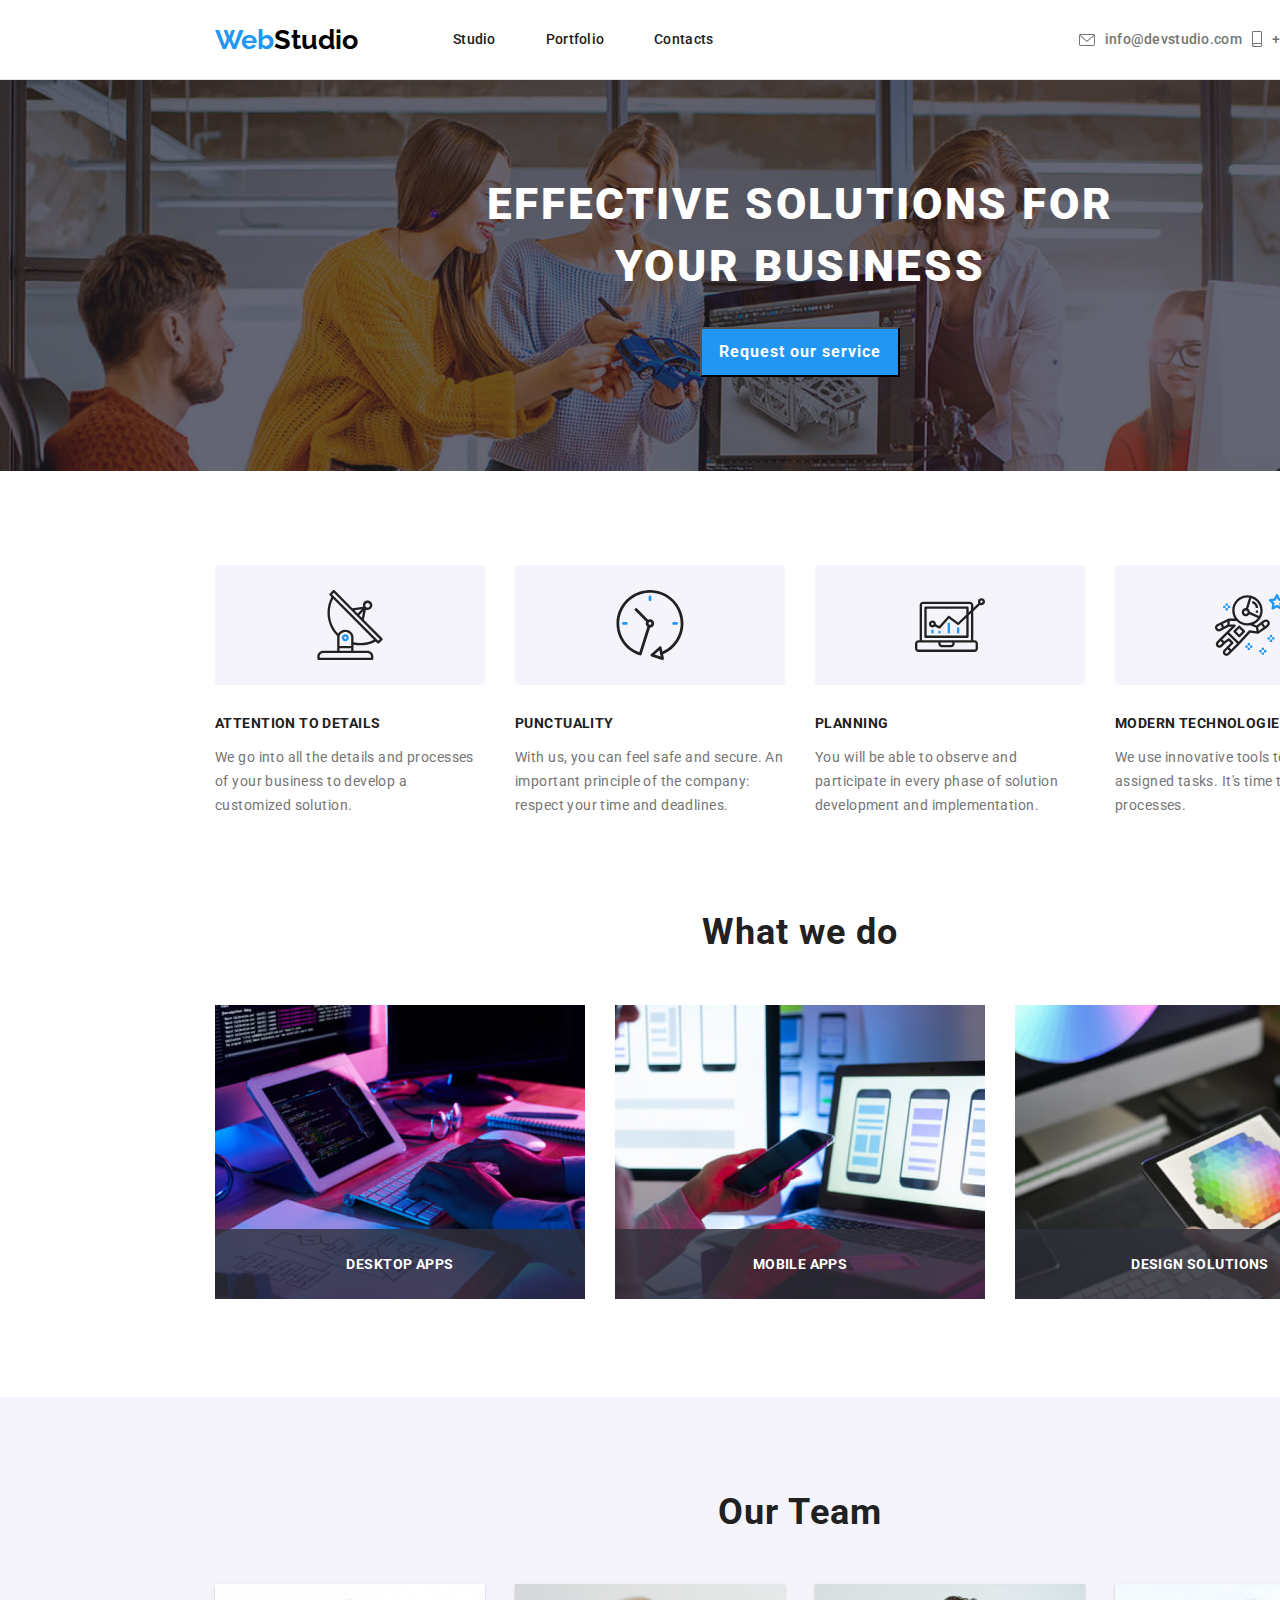
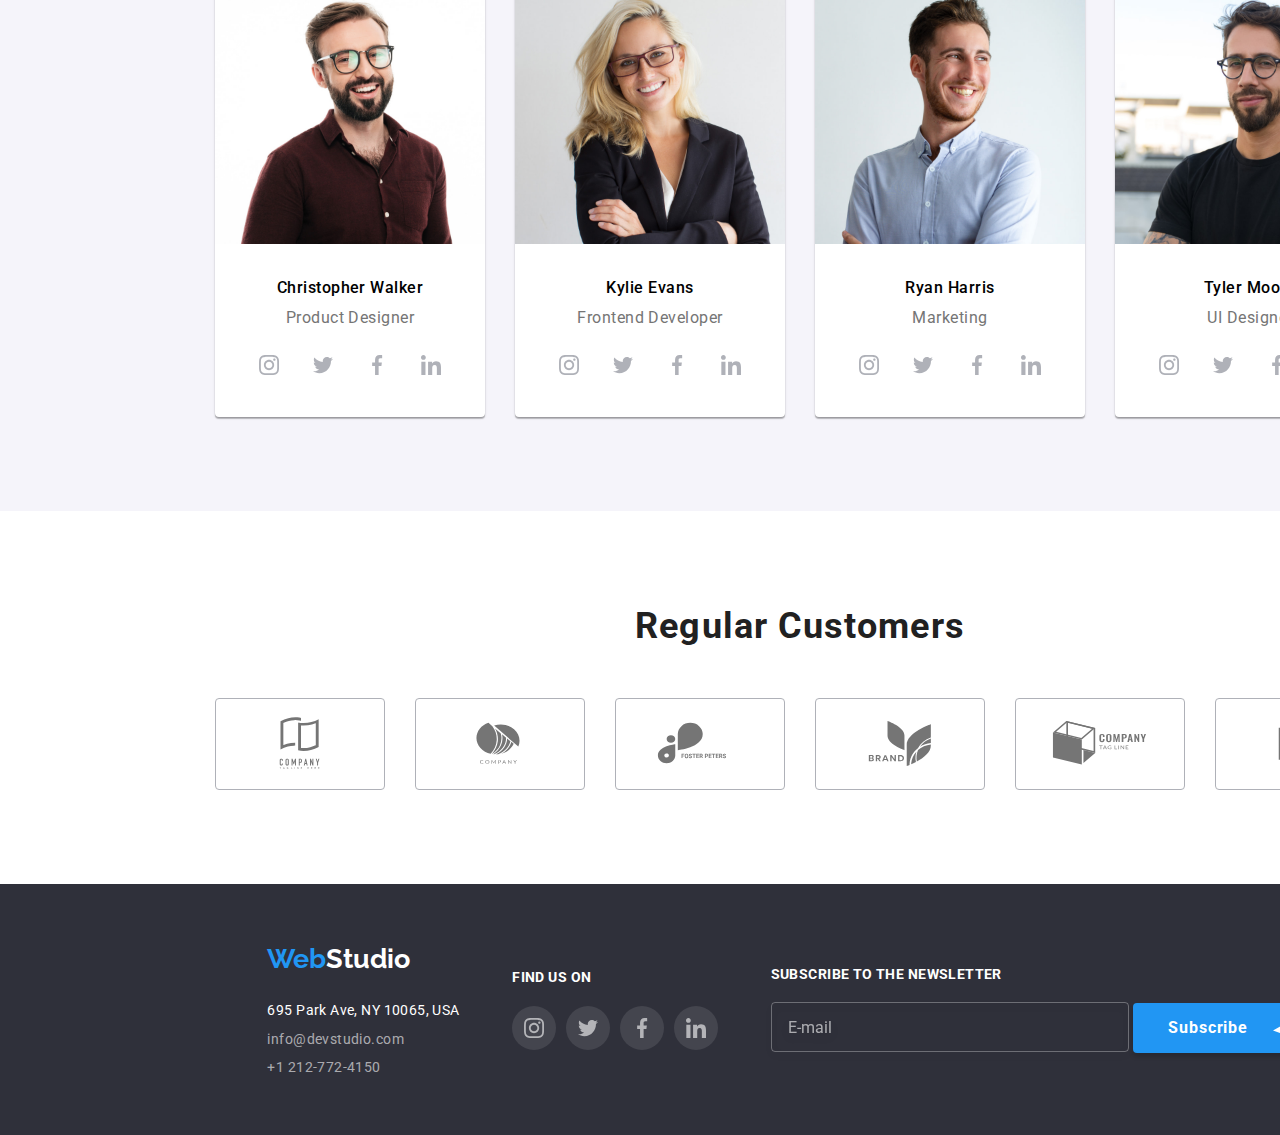
<file: index.html>
<!DOCTYPE html>
<html lang="en">
  <head>
    <!-- META | Folosite de browser si motoarele de cautare -->
    <meta charset="UTF-8" />
    <meta http-equiv="X-UA-Compatible" content="IE=edge" />
    <meta name="viewport" content="width=device-width, initial-scale=1.0" />
    <!-- Mai întâi normalizarea -->
    <link
      rel="stylesheet"
      href="https://cdnjs.cloudflare.com/ajax/libs/modern-normalize/1.0.0/modern-normalize.min.css"
    />
    <!-- Apoi stilurile -->
    <link rel="stylesheet" href="./css/main.min.css" />
    <!-- TITLE | Acest text o sa aparata in bara de sus a browserului (TAB) -->
    <title>Web Studio Homework Project</title>
  </head>
  <!-- BODY | este partea pe care o vedem noi intr-o pagina web -->
  <body>
    <!-- HEADER | Partea de sus a unui site -->
    <header class="section global-header">
      <div class="container container-header">
        <div class="logo">
          <a href="index.html" class="logo__link"><span class="logo__web">Web</span>Studio</a>
        </div>
        <div class="container-menu">
          <button
            type="button"
            class="menu-button js-open-menu"
            aria-expanded="false"
            aria-controls="mobile-menu"
          >
            <svg class="menu__icon">
              <use href="./images/symbol-defs.svg#icon-open-menu"></use>
            </svg>
          </button>
        </div>
        <div class="container-nav">
          <nav class="filter">
            <!-- Sectiunea nav, contine doar link-urile pentru navigatie -->
            <!-- Vom adauga valoare pentru href atunci cand avem create si restul paginilor  -->
            <!-- Link spre pagina acasa -->
            <a href="./index.html" class="filter__link">Studio</a>
            <a href="portfolio.html" class="filter__link">Portfolio</a>
            <a href="Contacts" class="filter__link">Contacts</a>
          </nav>
          <ul class="contact">
            <li>
              <a href="info@devstudio.com" class="contact__mail"
                ><svg><use href="./images/symbol-defs.svg#icon-mail"></use></svg>info@devstudio.com
              </a>
            </li>
            <li>
              <a href="tel:+12127724150" class="contact__phone"
                ><svg><use href="./images/symbol-defs.svg#icon-smartphone"></use></svg>+1
                212-772-4150</a
              >
            </li>
          </ul>
        </div>
      </div>
    </header>
    <!-- MAIN SECTION | Partea principala a site-ului nostru-->
    <main>
      <!-- FIRST SECTION | Contine titlul -->
      <section class="section first-section">
        <div class="container">
          <h1>
            EFFECTIVE SOLUTIONS FOR <br />
            YOUR BUSINESS
          </h1>
          <button type="button" data-modal-open class="request-button">Request our service</button>
        </div>
      </section>
      <!-- SECOND SECTION | Contine cele mai importante calitati regasite in cadrul studioului -->
      <section class="section second-section">
        <div class="container second-section-flex">
          <div>
            <div class="advantage">
              <svg width="70px" height="70px">
                <use href="./images/symbol-defs.svg#icon-antenna"></use>
              </svg>
            </div>
            <p class="advantage__title">ATTENTION TO DETAILS</p>
            <span class="advantage__description">
              We go into all the details and processes of your business to develop a customized
              solution.
            </span>
          </div>
          <div>
            <div class="advantage">
              <svg width="70px" height="70px">
                <use href="./images/symbol-defs.svg#icon-clock"></use>
              </svg>
            </div>
            <p class="advantage__title">PUNCTUALITY</p>
            <span class="advantage__description">
              With us, you can feel safe and secure. An important principle of the company: respect
              your time and deadlines.
            </span>
          </div>
          <div>
            <div class="advantage">
              <svg width="70px" height="70px">
                <use href="./images/symbol-defs.svg#icon-diagram"></use>
              </svg>
            </div>
            <p class="advantage__title">PLANNING</p>
            <span class="advantage__description">
              You will be able to observe and participate in every phase of solution development and
              implementation.
            </span>
          </div>
          <div>
            <div class="advantage">
              <svg width="70px" height="70px">
                <use href="./images/symbol-defs.svg#icon-astronaut"></use>
              </svg>
            </div>
            <p class="advantage__title">MODERN TECHNOLOGIES</p>
            <span class="advantage__description">
              We use innovative tools to solve assigned tasks. It's time to simplify work processes.
            </span>
          </div>
        </div>
      </section>
      <!-- THIRD SECTION | Cu ce se ocupa studioul -->
      <section class="section third-section">
        <div class="container">
          <h2>What we do</h2>
          <div class="third-section-flex">
            <div class="thumb">
              <picture>
                <!-- Desktop -->
                <source
                  media="(min-width:1200px)"
                  srcset="images\resized\laptop-img-d.jpg, images\resized\laptop-img-d@2x.jpg 2x"
                />
                <img src="images\resized\laptop-img-d.jpg" alt="Laptop apps" style="width: auto" />
              </picture>
              <p class="thumb__label">DESKTOP APPS</p>
            </div>
            <div class="thumb">
              <picture>
                <!-- Desktop -->
                <source
                  media="(min-width:1200px)"
                  srcset="images\resized\mobile-img-d.jpg, images\resized\mobile-img-d@2x.jpg 2x"
                />
                <img src="images\resized\mobile-img-d.jpg" alt="Mobile apps" style="width: auto" />
              </picture>
              <p class="thumb__label">Mobile APPS</p>
            </div>
            <div class="thumb">
              <picture>
                <!-- Desktop -->
                <source
                  media="(min-width:1200px)"
                  srcset="images\resized\tablet-img-t.jpg, images\resized\tablet-img-t@2x.jpg 2x"
                />
                <img src="images\resized\tablet-img-t.jpg" alt="Tablet apps" style="width: auto" />
              </picture>
              <p class="thumb__label">DESIGN SOLUTIONS</p>
            </div>
          </div>
        </div>
      </section>
      <!-- FOURTH SECTION | Echipa -->
      <section class="section fourth-section">
        <div class="container fourth-section-flex">
          <h2>Our Team</h2>
          <ul class="ourteam">
            <li class="ourteam__list">
              <picture>
                <!-- Desktop -->
                <source
                  media="(min-width:1200px)"
                  srcset="
                    images\resized\Christopher-img-d.jpg,
                    images\resized\Christopher-img-d@2x.jpg 2x
                  "
                />
                <!-- Tablete -->
                <source
                  media="(min-width:768px)"
                  srcset="
                    images\resized\Christopher-img-t.jpg,
                    images\resized\Christopher-img-t@2x.jpg 2x
                  "
                />
                <!-- Mobile -->
                <source
                  media="(min-width:0px)"
                  srcset="
                    images\resized\Christopher-img-m.jpg,
                    images\resized\Christopher-img-m@2x.jpg 2x
                  "
                />
                <img src="./images/resized/Christopher-img-m.jpg" alt="Christopher Walker foto" />
              </picture>
              <div class="ourteam__info">
                <p class="ourteam__name">Christopher Walker</p>
                <em class="ourteam__job">Product Designer</em>
                <div class="ourteam__icons">
                  <a href="https://instagram.com" class="icons" aria-label="Instagram">
                    <svg>
                      <use href="./images/symbol-defs.svg#icon-instagram"></use>
                    </svg>
                  </a>
                  <a href="https://twitter.com" class="icons" aria-label="Twitter">
                    <svg>
                      <use href="./images/symbol-defs.svg#icon-twitter"></use>
                    </svg>
                  </a>
                  <a href="https://facebook.com" class="icons" aria-label="Facebook">
                    <svg>
                      <use href="./images/symbol-defs.svg#icon-facebook"></use>
                    </svg>
                  </a>
                  <a href="https://linkedin.com" class="icons" aria-label="LinkedIn">
                    <svg>
                      <use href="./images/symbol-defs.svg#icon-linkedin"></use>
                    </svg>
                  </a>
                </div>
              </div>
            </li>
            <li class="ourteam__list">
              <picture>
                <!-- Desktop -->
                <source
                  media="(min-width:1200px)"
                  srcset="images\resized\team2-img-d.jpg, images\resized\team2-img-d@2x.jpg 2x"
                />
                <!-- Tablete -->
                <source
                  media="(min-width:768px)"
                  srcset="images\resized\team2-img-t.jpg, images\resized\team2-img-t@2x.jpg 2x"
                />
                <!-- Mobile -->
                <source
                  media="(min-width:0x)"
                  srcset="images\resized\team2-img-m.jpg, images\resized\team2-img-m@2x.jpg 2x"
                />
                <img src="./images/resized/team2-img-m.jpg" alt="Kylie Evans foto" />
              </picture>
              <div class="ourteam__info">
                <p class="ourteam__name">Kylie Evans</p>
                <em class="ourteam__job">Frontend Developer</em>
                <div class="ourteam__icons">
                  <a href="https://instagram.com" class="icons" aria-label="Instagram">
                    <svg>
                      <use href="./images/symbol-defs.svg#icon-instagram"></use>
                    </svg>
                  </a>
                  <a href="https://twitter.com" class="icons" aria-label="Twitter">
                    <svg>
                      <use href="./images/symbol-defs.svg#icon-twitter"></use>
                    </svg>
                  </a>
                  <a href="https://facebook.com" class="icons" aria-label="Facebook">
                    <svg>
                      <use href="./images/symbol-defs.svg#icon-facebook"></use>
                    </svg>
                  </a>
                  <a href="https://linkedin.com" class="icons" aria-label="LinkedIn">
                    <svg>
                      <use href="./images/symbol-defs.svg#icon-linkedin"></use>
                    </svg>
                  </a>
                </div>
              </div>
            </li>
            <li class="ourteam__list">
              <picture>
                <!-- Desktop -->
                <source
                  media="(min-width:1200px)"
                  srcset="images\resized\team3-img-d.jpg, images\resized\team3-img-d@2x.jpg 2x"
                />
                <!-- Tablete -->
                <source
                  media="(min-width:768px)"
                  srcset="images\resized\team3-img-t.jpg, images\resized\team3-img-t@2x.jpg 2x"
                />
                <!-- Mobile -->
                <source
                  media="(min-width:0px)"
                  srcset="images\resized\team3-img-m.jpg, images\resized\team3-img-m@2x.jpg 2x"
                />
                <img src="./images/resized/team3-img-m.jpg" alt="Ryan Harris foto" />
              </picture>
              <div class="ourteam__info">
                <p class="ourteam__name">Ryan Harris</p>
                <em class="ourteam__job">Marketing</em>
                <div class="ourteam__icons">
                  <a href="https://instagram.com" class="icons" aria-label="Instagram">
                    <svg>
                      <use href="./images/symbol-defs.svg#icon-instagram"></use>
                    </svg>
                  </a>
                  <a href="https://twitter.com" class="icons" aria-label="Twitter">
                    <svg>
                      <use href="./images/symbol-defs.svg#icon-twitter"></use>
                    </svg>
                  </a>
                  <a href="https://facebook.com" class="icons" aria-label="Facebook">
                    <svg>
                      <use href="./images/symbol-defs.svg#icon-facebook"></use>
                    </svg>
                  </a>
                  <a href="https://linkedin.com" class="icons" aria-label="LinkedIn">
                    <svg>
                      <use href="./images/symbol-defs.svg#icon-linkedin"></use>
                    </svg>
                  </a>
                </div>
              </div>
            </li>
            <li class="ourteam__list">
              <picture>
                <!-- Desktop -->
                <source
                  media="(min-width:1200px)"
                  srcset="images\resized\team4-img-d.jpg, images\resized\team4-img-d@2x.jpg 2x"
                />
                <!-- Tablete -->
                <source
                  media="(min-width:768px)"
                  srcset="images\resized\team4-img-t.jpg, images\resized\team4-img-t@2x.jpg 2x"
                />
                <!-- Mobile -->
                <source
                  media="(min-width:0px)"
                  srcset="images\resized\team4-img-m.jpg, images\resized\team4-img-m@2x.jpg 2x"
                />
                <img src="./images/resized/team4-img-m.jpg" alt="Tyler Moore foto" />
              </picture>
              <div class="ourteam__info">
                <p class="ourteam__name">Tyler Moore</p>
                <em class="ourteam__job">UI Designer</em>
                <div class="ourteam__icons">
                  <a href="https://instagram.com" class="icons" aria-label="Instagram">
                    <svg>
                      <use href="./images/symbol-defs.svg#icon-instagram"></use>
                    </svg>
                  </a>
                  <a href="https://twitter.com" class="icons" aria-label="Twitter">
                    <svg>
                      <use href="./images/symbol-defs.svg#icon-twitter"></use>
                    </svg>
                  </a>
                  <a href="https://facebook.com" class="icons" aria-label="Facebook">
                    <svg>
                      <use href="./images/symbol-defs.svg#icon-facebook"></use>
                    </svg>
                  </a>
                  <a href="https://linkedin.com" class="icons" aria-label="LinkedIn">
                    <svg>
                      <use href="./images/symbol-defs.svg#icon-linkedin"></use>
                    </svg>
                  </a>
                </div>
              </div>
            </li>
          </ul>
        </div>
      </section>
      <!-- FIFTH SECTION | Clienti fideli -->
      <section class="section">
        <div class="container">
          <h2>Regular Customers</h2>
          <div class="customers">
            <div class="customers__containers">
              <svg>
                <use href="./images/symbol-defs.svg#icon-Logo"></use>
              </svg>
            </div>
            <div class="customers__containers">
              <svg>
                <use href="./images/symbol-defs.svg#icon-logo1"></use>
              </svg>
            </div>
            <div class="customers__containers">
              <svg>
                <use href="./images/symbol-defs.svg#icon-logo2"></use>
              </svg>
            </div>
            <div class="customers__containers">
              <svg>
                <use href="./images/symbol-defs.svg#icon-logo3"></use>
              </svg>
            </div>
            <div class="customers__containers">
              <svg>
                <use href="./images/symbol-defs.svg#icon-logo4"></use>
              </svg>
            </div>
            <div class="customers__containers">
              <svg>
                <use href="./images/symbol-defs.svg#icon-logo5"></use>
              </svg>
            </div>
          </div>
        </div>
      </section>
    </main>
    <!-- FOOTER | Partea de jos a unui site  -->
    <footer class="section global-footer">
      <div class="container footer-flex">
        <div class="nav">
          <a class="nav__logo" href="index.html">Web<span class="nav__studio">Studio</span></a>
          <!-- ADDRESS | Adresa studioului -->
          <address class="address">
            <p class="address__street">695 Park Ave, NY 10065, USA</p>
            <!-- INFO | Informatii contact -->
            <div class="address__container">
              <a class="address__link" href="info@devstudio.com">info@devstudio.com</a>
            </div>
            <div class="address__container">
              <a class="phone-number" href="tel:+12127724150">+1 212-772-4150</a>
            </div>
          </address>
        </div>
        <div class="find">
          <p class="find__title">Find us on</p>
          <div class="find_container">
            <a class="find__icons" href="https://instagram.com" aria-label="Instagram">
              <svg>
                <use href="./images/symbol-defs.svg#icon-instagram"></use>
              </svg>
            </a>
            <a class="find__icons" href="https://twitter.com" aria-label="Twitter">
              <svg>
                <use href="./images/symbol-defs.svg#icon-twitter"></use>
              </svg>
            </a>
            <a class="find__icons" href="https://facebook.com" aria-label="Facebook">
              <svg>
                <use href="./images/symbol-defs.svg#icon-facebook"></use>
              </svg>
            </a>
            <a class="find__icons" href="https://linkedin.com" aria-label="LinkedIn">
              <svg>
                <use href="./images/symbol-defs.svg#icon-linkedin"></use>
              </svg>
            </a>
          </div>
        </div>
        <div class="subscribe">
          <form class="form">
            <label class="form__title">Subscribe to the newsletter</label>
            <input class="form__input" type="email" name="E-mail" placeholder="E-mail" required />
            <button class="form__button" type="submit">
              <span>Subscribe</span
              ><svg><use href="./images/symbol-defs.svg#icon-send-form"></use></svg>
            </button>
          </form>
        </div>
      </div>
    </footer>
    <!-- MODAL -->
    <div class="modal is-hidden" data-modal>
      <div class="frame">
        <button class="close-btn" data-modal-close>&times;</button>
        <div class="modal-content">
          <h3>Leave your information and we'll call you back</h3>
          <form name="forms" validate>
            <label class="forms__label">
              <span class="forms__title">Name</span>
              <input
                class="forms__input"
                type="name"
                name="name"
                required
                pattern="^[a-zA-Z]+\s[a-zA-Z]+$"
              />
              <svg class="forms__icon">
                <use href="./images/symbol-defs.svg#icon-name-form"></use>
              </svg>
            </label>
            <label class="forms__label">
              <span class="forms__title">Telephone</span>
              <input
                class="forms__input"
                type="tel"
                name="tel"
                pattern="[0-9]{4} [0-9]{3} [0-9]{3}"
                required
              />
              <svg class="forms__icon">
                <use href="./images/symbol-defs.svg#icon-tel-form"></use>
              </svg>
            </label>
            <label class="forms__label">
              <span class="forms__title">E-mail</span>
              <input class="forms__input" type="email" name="email" required />
              <svg class="forms__icon">
                <use href="./images/symbol-defs.svg#icon-email-form"></use>
              </svg>
            </label>
            <label class="forms__label">
              <span class="forms__title">Comments</span>
              <textarea
                class="forms__textarea"
                name="Comments"
                cols="30"
                rows="4"
                placeholder="Enter the text"
              ></textarea>
            </label>
            <label class="checkbox">
              <input class="checkbox__input" type="checkbox" name="checkbox" required />
              <i class="checkbox__icon">
                <svg>
                  <use href="./images/symbol-defs.svg#icon-check"></use>
                </svg>
              </i>
              <span class="checkbox__text">I agree with the letter and accept the</span>
              <a class="checkbox__terms" href="Terms and Conditions">Terms and Conditions</a>
            </label>
            <div class="button-container">
              <button class="send-button" type="submit">Send</button>
            </div>
          </form>
        </div>
      </div>
    </div>
    <!-- MODAL MENIU -->
    <div class="menu-container js-menu-container">
      <div class="mobile-menu">
        <button class="menu-close menu-toggle js-close-menu" data-modal-close>
          <svg class="menu__icon--close">
            <use href="./images/symbol-defs.svg#icon-close-menu"></use>
          </svg>
        </button>
        <div class="menu__nav">
          <a href="index.html" class="menu__link">Studio</a>
          <a href="portfolio.html" class="menu__link">Portfolio</a>
          <a href="" class="menu__link">Contacts</a>
        </div>
        <div class="menu__contact">
          <a href="tel:+12127724150" class="menu__link--phone">+1 212-772-4150</a>
          <a href="http://info@devstudio.com" class="menu__link--mail">info@devstudio.com</a>
          <div class="menu__social">
            <span>Instagram</span> | <span>Twitter</span> | <span>Facebook</span> |
            <span>LinkedIn</span>
          </div>
        </div>
      </div>
    </div>
    <script src="./js/modal.js" type="text/javascript"></script>
    <script src="./js/mobile-menu.js" type="text/javascript"></script>
  </body>
</html>
</file>
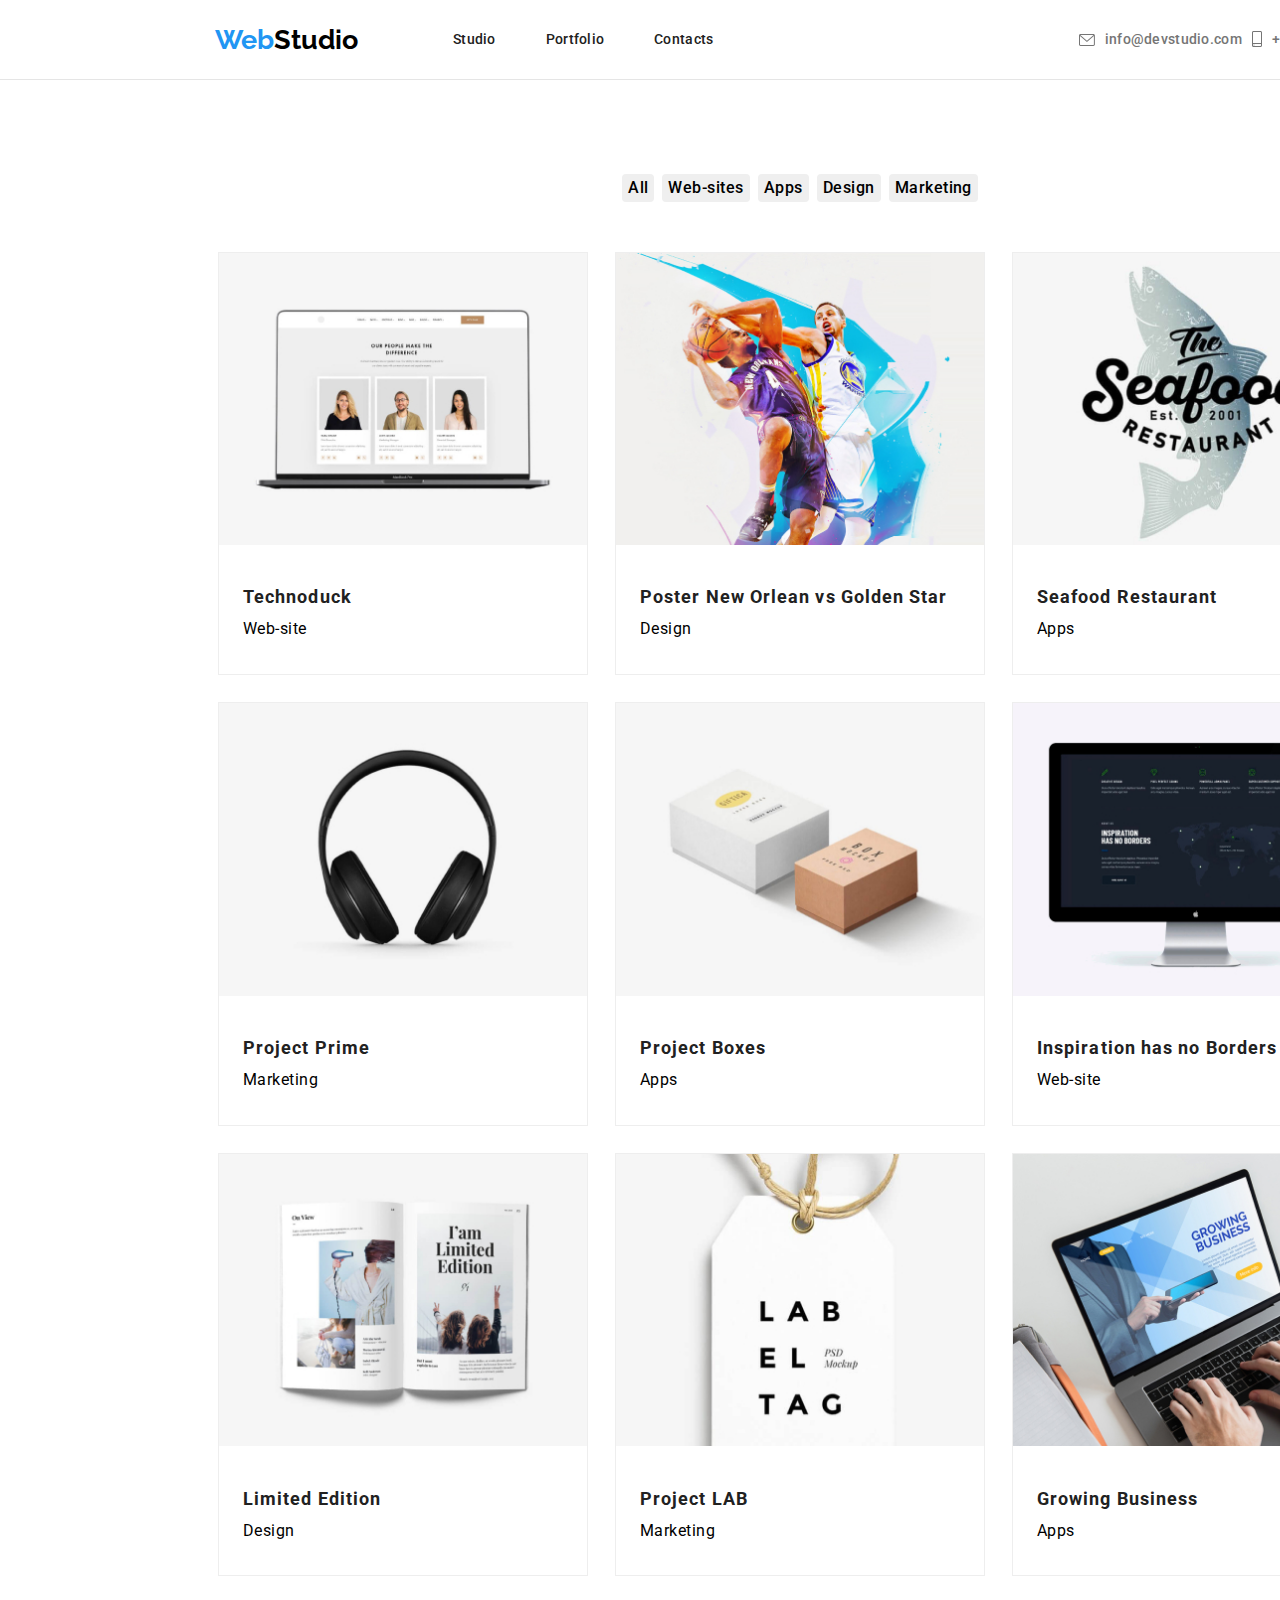
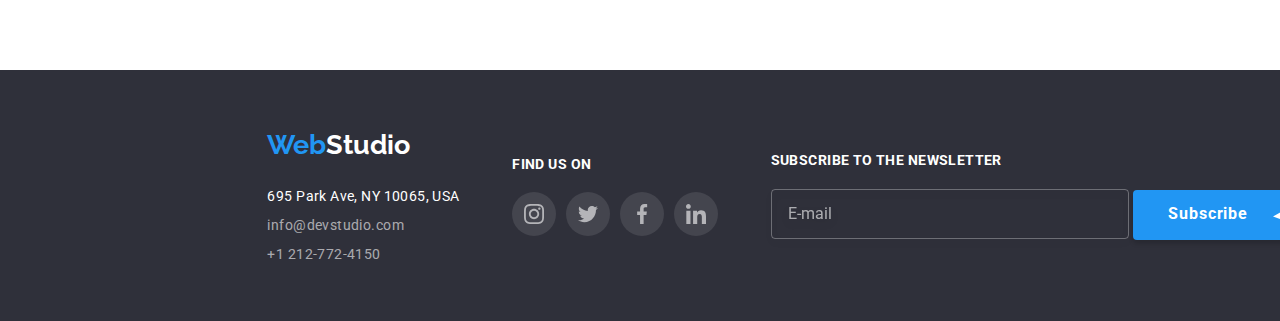
<file: portfolio.html>
<!DOCTYPE html>
<html lang="en">
  <head>
    <!-- META | Folosite de browser si motoarele de cautare -->
    <meta charset="UTF-8" />
    <meta http-equiv="X-UA-Compatible" content="IE=edge" />
    <meta name="viewport" content="width=device-width, initial-scale=1.0" />
    <!-- Mai întâi normalizarea -->
    <link
      rel="stylesheet"
      href="https://cdnjs.cloudflare.com/ajax/libs/modern-normalize/1.0.0/modern-normalize.min.css"
    />
    <!-- Apoi stilurile -->
    <link rel="stylesheet" href="./css/main.min.css" />
    <!-- TITLE | Acest portfolio__text o sa aparata in bara de sus a browserului (TAB) -->
    <title>Web Studio Homework Project</title>
  </head>
  <body>
    <!-- HEADER | Partea de sus a unui site -->
    <header class="section global-header">
      <div class="container container-header">
        <div class="logo">
          <a href="index.html" class="logo__link"><span class="logo__web">Web</span>Studio</a>
        </div>
        <div class="container-nav">
          <nav class="filter">
            <!-- Sectiunea nav, contine doar link-urile pentru navigatie -->
            <!-- Vom adauga valoare pentru href atunci cand avem create si restul paginilor  -->
            <!-- Link spre pagina acasa -->
            <a href="./index.html" class="filter__link">Studio</a>
            <a href="portfolio.html" class="filter__link">Portfolio</a>
            <a href="Contacts" class="filter__link">Contacts</a>
          </nav>
          <ul class="contact">
            <li>
              <a href="info@devstudio.com" class="contact__mail"
                ><svg><use href="./images/symbol-defs.svg#icon-mail"></use></svg>info@devstudio.com
              </a>
            </li>
            <li>
              <a href="tel:+12127724150" class="contact__phone"
                ><svg><use href="./images/symbol-defs.svg#icon-smartphone"></use></svg>+1
                212-772-4150</a
              >
            </li>
          </ul>
        </div>
      </div>
    </header>
    <!-- MAIN SECTION | Partea principala a site-ului nostru-->
    <main>
      <section class="section category-section">
        <!-- CATEGORY SECTION | Aici sunt afisate rezultatele in functie de categoria selectata -->
        <!-- FILTER SECTION | In aceasta sectiune putem selecta filtre prin apasarea 
        butoanelor afisand  doar domeniile corespunzatoare filtrului sau toate domeniile prin apasarea 
        butonului All-->
        <section class="filter-buttons">
          <div class="container">
            <ul class="filter-section-flex category">
              <li class="category__list">
                <button class="category__button" type="button">All</button>
              </li>
              <li class="category__list">
                <button class="category__button" type="button">Web-sites</button>
              </li>
              <li class="category__list">
                <button class="category__button" type="button">Apps</button>
              </li>
              <li class="category__list">
                <button class="category__button" type="button">Design</button>
              </li>
              <li class="category__list">
                <button class="category__button" type="button">Marketing</button>
              </li>
            </ul>
          </div>
        </section>
        <div class="container">
          <ul class="category-flex">
            <li class="portfolio">
              <div class="portfolio__thumb">
                <img src="./images/portfolio/laptop.jpg" alt="Laptop image" />
                <div class="portfolio__overlay">
                  <p class="portfolio__text">
                    Technoduck is a state-of-the-art coronavirus distribution platform. Companies
                    use this platform for digital espionage and attacks on competitors' secure
                    servers.
                  </p>
                </div>
              </div>
              <div class="portfolio__item">
                <p class="portfolio__title">Technoduck</p>
                <em class="portfolio__service">Web-site</em>
              </div>
            </li>
            <li class="portfolio">
              <div class="portfolio__thumb">
                <img
                  src="./images/portfolio/basketball.jpg"
                  alt="Poster New Orlean vs Golden Star"
                  width="370px"
                />
                <div class="portfolio__overlay">
                  <p class="portfolio__text">
                    Lorem ipsum dolor sit amet consectetur adipisicing elit. Iste esse delectus,
                    obcaecati debitis explicabo cum corrupti, a laboriosam unde officiis voluptate
                    aliquam suscipit eveniet aliquid natus velit accusamus sequi quo.
                  </p>
                </div>
              </div>
              <div class="portfolio__item">
                <p class="portfolio__title">Poster New Orlean vs Golden Star</p>
                <em class="portfolio__service">Design</em>
              </div>
            </li>
            <li class="portfolio">
              <div class="portfolio__thumb">
                <img
                  src="./images/portfolio/seafood.jpg"
                  alt="Seafood Restaurant Logo"
                  width="370px"
                />
                <div class="portfolio__overlay">
                  <p class="portfolio__text">
                    Lorem ipsum dolor sit amet, consectetur adipisicing elit. Facilis voluptas quas
                    aperiam facere aut laboriosam unde sit fuga repellat, incidunt hic, corrupti eum
                    perspiciatis sapiente accusantium deleniti repellendus quia modi?
                  </p>
                </div>
              </div>
              <div class="portfolio__item">
                <p class="portfolio__title">Seafood Restaurant</p>
                <em class="portfolio__service">Apps</em>
              </div>
            </li>
            <li class="portfolio">
              <div class="portfolio__thumb">
                <img src="./images/portfolio/headphones.jpg" alt="Headphone image" />
                <div class="portfolio__overlay">
                  <p class="portfolio__text">
                    Lorem ipsum dolor sit amet consectetur adipisicing elit. Iste esse delectus,
                    obcaecati debitis explicabo cum corrupti, a laboriosam unde officiis voluptate
                    aliquam suscipit eveniet aliquid natus velit accusamus sequi quo.
                  </p>
                </div>
              </div>
              <div class="portfolio__item">
                <p class="portfolio__title">Project Prime</p>
                <em class="portfolio__service">Marketing</em>
              </div>
            </li>
            <li class="portfolio">
              <div class="portfolio__thumb">
                <img src="./images/portfolio/box.jpg" alt="Two Boxes image" />
                <div class="portfolio__overlay">
                  <p class="portfolio__text">
                    Lorem ipsum dolor sit amet consectetur adipisicing elit. Iste esse delectus,
                    obcaecati debitis explicabo cum corrupti, a laboriosam unde officiis voluptate
                    aliquam suscipit eveniet aliquid natus velit accusamus sequi quo.
                  </p>
                </div>
              </div>
              <div class="portfolio__item">
                <p class="portfolio__title">Project Boxes</p>
                <em class="portfolio__service">Apps</em>
              </div>
            </li>
            <li class="portfolio">
              <div class="portfolio__thumb">
                <img src="./images/portfolio/computer.jpg" alt="Computer image" />
                <div class="portfolio__overlay">
                  <p class="portfolio__text">
                    Lorem ipsum dolor sit amet consectetur adipisicing elit. Iste esse delectus,
                    obcaecati debitis explicabo cum corrupti, a laboriosam unde officiis voluptate
                    aliquam suscipit eveniet aliquid natus velit accusamus sequi quo.
                  </p>
                </div>
              </div>
              <div class="portfolio__item">
                <p class="portfolio__title">Inspiration has no Borders</p>
                <em class="portfolio__service">Web-site</em>
              </div>
            </li>
            <li class="portfolio">
              <div class="portfolio__thumb">
                <img src="./images/portfolio/book.jpg" alt="a Book image" />
                <div class="portfolio__overlay">
                  <p class="portfolio__text">
                    Lorem ipsum dolor sit amet consectetur adipisicing elit. Iste esse delectus,
                    obcaecati debitis explicabo cum corrupti, a laboriosam unde officiis voluptate
                    aliquam suscipit eveniet aliquid natus velit accusamus sequi quo.
                  </p>
                </div>
              </div>
              <div class="portfolio__item">
                <p class="portfolio__title">Limited Edition</p>
                <em class="portfolio__service">Design</em>
              </div>
            </li>
            <li class="portfolio">
              <div class="portfolio__thumb">
                <img src="./images/portfolio/letters.jpg" alt="Label image" />
                <div class="portfolio__overlay">
                  <p class="portfolio__text">
                    Lorem ipsum dolor sit amet consectetur adipisicing elit. Iste esse delectus,
                    obcaecati debitis explicabo cum corrupti, a laboriosam unde officiis voluptate
                    aliquam suscipit eveniet aliquid natus velit accusamus sequi quo.
                  </p>
                </div>
              </div>
              <div class="portfolio__item">
                <p class="portfolio__title">Project LAB</p>
                <em class="portfolio__service">Marketing</em>
              </div>
            </li>
            <li class="portfolio">
              <div class="portfolio__thumb">
                <img src="./images/portfolio/tablet.jpg" alt="Table with keyboard image" />
                <div class="portfolio__overlay">
                  <p class="portfolio__text">
                    Lorem ipsum dolor sit amet consectetur adipisicing elit. Iste esse delectus,
                    obcaecati debitis explicabo cum corrupti, a laboriosam unde officiis voluptate
                    aliquam suscipit eveniet aliquid natus velit accusamus sequi quo.
                  </p>
                </div>
              </div>
              <div class="portfolio__item">
                <p class="portfolio__title">Growing Business</p>
                <em class="portfolio__service">Apps</em>
              </div>
            </li>
          </ul>
        </div>
      </section>
    </main>
    <!-- FOOTER | Partea de jos a unui site  -->
    <footer class="section global-footer">
      <div class="container footer-flex">
        <div class="nav">
          <a class="nav__logo" href="index.html">Web<span class="nav__studio">Studio</span></a>
          <!-- ADDRESS | Adresa studioului -->
          <address class="address">
            <p class="address__street">695 Park Ave, NY 10065, USA</p>
            <!-- INFO | Informatii contact -->
            <div class="address__container">
              <a class="address__link" href="info@devstudio.com">info@devstudio.com</a>
            </div>
            <div class="address__container">
              <a class="phone-number" href="tel:+12127724150">+1 212-772-4150</a>
            </div>
          </address>
        </div>
        <div class="find">
          <p class="find__title">Find us on</p>
          <div class="find_container">
            <a class="find__icons" href="https://instagram.com" aria-label="Instagram">
              <svg>
                <use href="./images/symbol-defs.svg#icon-instagram"></use>
              </svg>
            </a>
            <a class="find__icons" href="https://twitter.com" aria-label="Twitter">
              <svg>
                <use href="./images/symbol-defs.svg#icon-twitter"></use>
              </svg>
            </a>
            <a class="find__icons" href="https://facebook.com" aria-label="Facebook">
              <svg>
                <use href="./images/symbol-defs.svg#icon-facebook"></use>
              </svg>
            </a>
            <a class="find__icons" href="https://linkedin.com" aria-label="LinkedIn">
              <svg>
                <use href="./images/symbol-defs.svg#icon-linkedin"></use>
              </svg>
            </a>
          </div>
        </div>
        <div class="subscribe">
          <form class="form">
            <label class="form__title">Subscribe to the newsletter</label>
            <input class="form__input" type="email" name="E-mail" placeholder="E-mail" required />
            <button class="form__button" type="submit">
              <span>Subscribe</span
              ><svg><use href="./images/symbol-defs.svg#icon-send-form"></use></svg>
            </button>
          </form>
        </div>
      </div>
    </footer>
  </body>
</html>
</file>
<file: css/main.min.css>
@import"https://fonts.googleapis.com/css2?family=Raleway:wght@700&family=Roboto:wght@400;500;700;900&display=swap";*,*::before,*::after{box-sizing:border-box}body{margin:0}a,button{cursor:revert}ol,ul,menu{list-style:none}img{max-inline-size:100%;max-block-size:100%}table{border-collapse:collapse}input,textarea{-webkit-user-select:auto}textarea{white-space:revert}meter{-webkit-appearance:revert;appearance:revert}:where(pre){all:revert}::placeholder{color:unset}::marker{content:initial}:where([hidden]){display:none}:where([contenteditable]:not([contenteditable=false])){-moz-user-modify:read-write;-webkit-user-modify:read-write;overflow-wrap:break-word;-webkit-line-break:after-white-space;-webkit-user-select:auto}:where([draggable=true]){-webkit-user-drag:element}:where(dialog:modal){all:revert}:root{--text-font-family: Roboto, sans-serif;--menu-color: #000000;--link-color: #212121;--title-color: #212121;--link-active-color: #2196f3;--second-section-color: #757575;--dark-gray-section-color: #2f303a;--light-gray-section-color: #f5f4fa;--social-icons--normal-color: #afb1b8;--social-icons--hover-color: #fff;--social-icons--background-color: #2196f3;--social-mail-icons--normal-color: #757575;--label-color: #fff;--transition: 250ms cubic-bezier(0.4, 0, 0.2, 1)}body{font-family:var(--text-font-family)}h1{color:#fff;font-weight:900;font-size:26px;line-height:1.6;letter-spacing:.06em;text-transform:uppercase;text-align:center;margin:0;padding-bottom:30px}h2{color:var(--title-color);font-weight:700;font-size:28px;line-height:1.2;letter-spacing:.03em;text-align:center;margin:0;padding-bottom:50px}h3{display:flex;flex-direction:column;align-items:center;color:var(--title-color);font-weight:700;font-size:20px;line-height:1.15;letter-spacing:.03em;margin:0}h4,h5,h6{font-weight:bold}@media screen and (min-width: 768px){h1{font-size:44px;line-height:1.4}h2{font-size:36px;line-height:1.2}}.container{width:480px;margin:auto;padding:0 15px}.section{width:480px;margin:auto;padding:60px 0}.filter-buttons{margin-bottom:40px}@media screen and (min-width: 768px){.container{width:768px}.section{width:768px}.filter-buttons{margin-bottom:30px}}@media screen and (min-width: 1200px){.container{width:1200px}.section{width:1600px;padding:94px 0}.filter-buttons{margin-bottom:50px}}.menu-button{width:40px;display:flex;align-items:center;justify-content:center;height:40px;color:var(--menu-color);border:none;cursor:pointer;background:none}.menu-button:hover,.menu-button:focus{color:#2196f3;background:none;transition-duration:250ms;transition-timing-function:cubic-bezier(0.4, 0, 0.2, 1)}.menu-close{width:40px;display:flex;align-items:center;justify-content:center;height:40px;color:#000;border:none;cursor:pointer;background:none}.menu__icon{width:24px;height:16px}.menu__icon--close{width:18px;height:18px}.request-button{width:200px;height:50px;font-size:16px;font-weight:700;line-height:1.9;letter-spacing:.06em;background-color:#2196f3;color:#fff;cursor:pointer}.request-button:hover,.request-button:focus{background:#0a6ebd;transition-duration:250ms;transition-timing-function:cubic-bezier(0.4, 0, 0.2, 1)}.form__button{display:block;background:var(--link-active-color);color:#fff;width:200px;height:50px;font-weight:700;font-size:16px;line-height:1.8;letter-spacing:.06em;border:0;box-shadow:0px 4px 4px rgba(0,0,0,.15);border-radius:4px;margin-top:20px;cursor:pointer}.form__button:hover,.form__button:focus{background:#0a6ebd;transition-duration:250ms;transition-timing-function:cubic-bezier(0.4, 0, 0.2, 1)}.close-btn{flex-direction:column;align-items:center;justify-content:center;font-size:25px;outline:none;cursor:pointer;color:#000;background:#fff;border:1px solid rgba(0,0,0,.1);width:30px;height:30px;border-radius:50%;position:absolute;top:8px;right:8px;transition-duration:250ms;transition-timing-function:cubic-bezier(0.4, 0, 0.2, 1)}.close-btn:hover,.close-btn:focus{color:var(--link-active-color)}.button-container{display:flex;justify-content:center;margin-top:30px}.send-button{display:inline;background:var(--link-active-color);color:#fff;width:200px;height:50px;font-size:16px;line-height:2;font-weight:700;letter-spacing:.06em;cursor:pointer;border:0;box-shadow:0px 4px 4px rgba(0,0,0,.15);border-radius:4px;padding:0}.send-button:focus,.send-button:hover{background:#1075c8;transition-duration:250ms;transition-timing-function:cubic-bezier(0.4, 0, 0.2, 1)}.category__button{font-weight:500;font-size:16px;line-height:1.6;letter-spacing:.03em;border:none;border-radius:4px;cursor:pointer}.category__button:hover,.category__button:focus{background:#2196f3;box-shadow:0px 3px 1px rgba(0,0,0,.1),0px 1px 2px rgba(0,0,0,.08),0px 2px 2px rgba(0,0,0,.12);border-radius:4px;color:#fff;transition-duration:250ms;transition-timing-function:cubic-bezier(0.4, 0, 0.2, 1)}@media screen and (min-width: 768px){.form__button{display:inline}}.form__input{width:450px;height:50px;border:1px solid rgba(255,255,255,.3);filter:drop-shadow(0px 4px 4px rgba(0, 0, 0, 0.15));border-radius:4px;background:rgba(33,150,243,0);padding-left:16px;font-size:16px;line-height:1.25;color:rgba(255,255,255,.6);margin-top:20px}@media screen and (min-width: 768px){.form__input{width:358px}}.contact__mail svg{width:16px;height:12px;margin-right:10px}.contact__phone svg{width:10px;height:16px;margin-right:10px}.icons{display:flex;align-items:center;justify-content:center;height:44px;width:44px;color:var(--social-icons--normal-color);border-radius:50%}.icons:hover,.icons:focus{color:var(--social-icons--hover-color);background-color:var(--social-icons--background-color);outline:0;transition-duration:250ms;transition-timing-function:cubic-bezier(0.4, 0, 0.2, 1)}.icons svg{width:20px;height:20px}.customers__containers svg{width:106px;height:60px}.find__icons{display:flex;align-items:center;justify-content:center;height:44px;width:44px;background-color:rgba(255,255,255,.1019607843);color:rgba(255,255,255,.6);border-radius:50%}.find__icons:hover,.find__icons:focus{color:var(--social-icons--hover-color);background-color:var(--social-icons--background-color);outline:0;transition-duration:250ms;transition-timing-function:cubic-bezier(0.4, 0, 0.2, 1)}.find__icons svg{width:20px;height:20px}.form__button svg{vertical-align:middle;width:24px;height:24px;margin-left:25px}.contact__mail{position:relative;display:flex;align-items:center;color:var(--second-section-color);font-weight:500;font-size:14px;line-height:1.2;letter-spacing:.02em;text-decoration:none}.contact__mail:hover,.contact__mail:focus{color:var(--link-active-color);outline:0;transition-duration:250ms;transition-timing-function:cubic-bezier(0.4, 0, 0.2, 1)}.contact__phone{position:relative;display:flex;color:var(--second-section-color);font-weight:500;font-size:14px;line-height:1.2;letter-spacing:.02em;white-space:nowrap;outline:0;text-decoration:none}.contact__phone:hover,.contact__phone:focus{color:var(--link-active-color);transition-duration:250ms;transition-timing-function:cubic-bezier(0.4, 0, 0.2, 1)}.logo{flex-basis:238px}.logo__link{font-family:Raleway,sans-serif;font-size:27px;font-weight:700;color:#000;text-decoration:none}.logo__web{color:#2196f3;text-decoration:none}.modal{position:fixed;top:0;bottom:0;left:0;right:0;background:rgba(0,0,0,.2);display:flex;justify-content:center;align-items:center;opacity:1;transition:var(--transition)}.is-hidden{opacity:0;visibility:hidden}.frame{display:flex;position:relative;background:#fff;width:450px;height:609px;margin:0 auto}.forms__title{font-weight:400;font-size:12px;line-height:14px;letter-spacing:.01em;color:var(--social-mail-icons--normal-color)}.modal-content{display:flex;flex-direction:column;justify-content:flex-start;width:100%;height:100%;padding:40px}.modal-content svg{position:absolute;width:18px;height:18px;top:50%;left:12px;color:inherit}.modal-content h3{text-align:center}.forms__label{position:relative;display:flex;flex-direction:column;margin-top:10px}.forms__label:focus-within>.forms__icon{color:var(--link-active-color)}.checkbox{cursor:pointer;display:flex;width:fit-content;justify-content:center;align-items:center;margin:auto;margin-top:20px}.checkbox__terms{font-weight:400;font-size:12px;line-height:14.04px;text-decoration-line:underline;color:#2196f3;margin-left:3px}.checkbox__input[type=checkbox]{display:none}.checkbox__icon{border:2px solid #000;position:relative;height:16px;width:15px;border-radius:2px}.checkbox__icon svg{color:#fff;position:absolute;top:50%;left:50%;transform:translate(-50%, -50%);width:11px;height:8px;display:none}.checkbox__text{margin-left:7px;font-weight:400;font-size:12px;line-height:14.06px;letter-spacing:.03em;color:var(--second-section-color)}.checkbox__input[type=checkbox]:checked~.checkbox__icon{background:var(--link-active-color);border:none}.checkbox__input[type=checkbox]:checked~.checkbox__icon svg{display:inline}.modal-content .forms__textarea{outline:none;margin-top:10px;padding:12px 16px;border:1px solid rgba(33,33,33,.2);border-radius:4px}.modal-content .forms__textarea:focus-within{border:1px solid #2196f3}.forms__input{position:relative;padding-left:40px;padding-bottom:0;padding-top:0;padding-right:0;height:40px;outline:none;margin-top:4px;border:1px solid rgba(33,33,33,.2);border-radius:4px}.forms__input:focus-within{border:1px solid #2196f3}@media screen and (min-width: 768px){.frame{width:528px;height:581px}.checkbox__text{font-size:14px;line-height:24px}.checkbox__terms{font-size:14px;line-height:24px}}.menu-container{position:fixed;top:0;left:0;width:100%;height:100%;padding:32px;background-color:#fff;transform:translateX(100%);transition:transform 250ms ease-in-out}.menu-container.is-open{transform:translateX(0)}.menu-container .menu-toggle{position:absolute;top:22px;right:22px}.mobile-menu{display:flex;flex-direction:column;justify-content:space-between;padding:0;margin:0;height:100%;margin-left:20px}.mobile-menu .menu__link{display:block;padding:10px;color:#000;font-weight:500;font-size:40px;line-height:47px;letter-spacing:.02em;text-decoration:none;padding:32px 0}.mobile-menu .menu__link--phone{font-size:34px;line-height:40px;font-style:normal;font-weight:500;color:var(--link-active-color);text-decoration:none}.mobile-menu .menu__link--mail{font-size:24px;line-height:28px;color:var(--second-section-color);text-decoration:none;margin-top:32px;font-style:normal;font-weight:500}.menu__nav{display:flex;flex-direction:column}.menu__contact{display:flex;flex-direction:column}.menu__social{display:block;margin-top:62px;font-weight:500;font-size:18px;line-height:22px;letter-spacing:.02em;color:#2196f3;margin-bottom:48px}@media screen and (min-width: 768px){.js-menu-container{display:none}}.customers{display:flex;flex-wrap:wrap;gap:30px;color:var(--social-mail-icons--normal-color)}.customers__containers{display:flex;justify-content:center;align-items:center;width:210px;height:92px;border:1px solid var(--social-icons--normal-color);border-radius:4px}.customers__containers:hover,.customers__containers:focus{color:var(--social-icons--background-color);border:1px solid var(--social-icons--background-color);cursor:pointer;transition-duration:250ms;transition-timing-function:cubic-bezier(0.4, 0, 0.2, 1)}@media screen and (min-width: 768px){.customers__containers{width:226px;height:92px}}@media screen and (min-width: 1200px){.customers__containers{width:170px;height:92px}}.first-section{width:480px;background:var(--dark-gray-section-color);text-align:center;min-height:100%;background-image:linear-gradient(0deg, rgba(47, 48, 58, 0.4), rgba(47, 48, 58, 0.4)),url("../images/resized/hero-img-m.jpg");background-image:linear-gradient(0deg, rgba(47, 48, 58, 0.4), rgba(47, 48, 58, 0.4)),image-set("../images/resized/hero-img-m.jpg" 1x, "../images/resized/hero-img-m@2x.jpg" 2x);background-repeat:no-repeat}@media screen and (min-width: 768px){.first-section{width:768px;background-image:linear-gradient(0deg, rgba(47, 48, 58, 0.4), rgba(47, 48, 58, 0.4)),image-set("../images/resized/hero-img-t.jpg" 1x, "../images/resized/hero-img-t@2x.jpg" 2x)}}@media screen and (min-width: 1200px){.first-section{width:1600px;background-image:linear-gradient(0deg, rgba(47, 48, 58, 0.4), rgba(47, 48, 58, 0.4)),image-set("../images/resized/hero-img-d.jpg" 1x, "../images/resized/hero-img-d@2x.jpg" 2x)}}.global-footer{background:var(--dark-gray-section-color);padding:0}.footer-flex{display:flex;flex-direction:column;align-items:center;justify-content:space-around;height:604px}.nav{text-align:center}.nav__logo{color:#2196f3;font-family:Raleway,sans-serif;font-size:27px;font-weight:700;text-decoration:none}.nav__studio{color:#fff}.address{display:flex;flex-direction:column;margin-top:28px;text-decoration:none;align-items:center;color:#fff;font-style:normal;font-weight:400;font-size:14px;line-height:1.2;letter-spacing:.03em}.address__street{margin:0}.address__container{margin-top:12px}.address__link{font-style:normal;color:rgba(255,255,255,.6);font-weight:400;font-size:14px;line-height:.8;letter-spacing:.03em;text-decoration:none}.address__link:hover,.address__link:focus{color:#fff;transition-duration:250ms;transition-timing-function:cubic-bezier(0.4, 0, 0.2, 1)}.phone-number{font-style:normal;color:rgba(255,255,255,.6);font-weight:400;font-size:14px;line-height:.8;letter-spacing:.03em;text-decoration:none}.phone-number:hover,.phone-number:focus{color:#fff;transition-duration:250ms;transition-timing-function:cubic-bezier(0.4, 0, 0.2, 1)}.find{text-align:center}.find__title{color:var(--social-icons--hover-color);font-weight:700;font-size:14px;line-height:1.2;letter-spacing:.03em;text-transform:uppercase;margin-top:0;margin-bottom:20px}.find_container{display:flex;justify-content:center;gap:10px}.subscribe{display:block;text-align:center}.form{display:flex;flex-direction:column;align-items:center}.form__title{display:block;color:var(--social-icons--hover-color);font-weight:700;font-size:14px;line-height:1.2;letter-spacing:.03em;text-transform:uppercase}@media screen and (min-width: 768px){.footer-flex{flex-direction:row;flex-wrap:wrap;height:464px}.subscribe{text-align:center}}@media screen and (min-width: 1200px){.footer-flex{flex-direction:row;flex-wrap:wrap;height:251px;justify-content:space-evenly}.address{align-items:flex-start}.nav{text-align:left}.find{text-align:left}.subscribe{text-align:left}.form{display:block}}.fourth-section{background:var(--light-gray-section-color)}.fourth-section-flex ul{display:flex;flex-wrap:wrap;gap:30px;padding-left:0;margin:0}.ourteam__list{background:#fff;font-weight:500;font-size:16px;line-height:1.2;letter-spacing:.03em;text-align:center;box-shadow:0px 1px 3px rgba(0,0,0,.12),0px 1px 1px rgba(0,0,0,.14),0px 2px 1px rgba(0,0,0,.2);border-radius:0px 0px 4px 4px}.ourteam__info{padding-top:30px;padding-bottom:30px}.ourteam__name{padding-bottom:10px;margin:0}.ourteam__job{color:var(--second-section-color);font-weight:400;font-size:16px;font-style:normal}.ourteam__icons{display:flex;justify-content:center;gap:10px;padding-top:16px;padding-bottom:0}.ourteam__list img{width:450px}@media screen and (min-width: 768px){.ourteam__list img{width:354px}}@media screen and (min-width: 1200px){.ourteam__list img{width:270px}}.global-header{padding:24px 0;background:#fff;border-bottom:1px solid #e5e5e5}.container-header{display:flex;align-items:center;justify-content:space-between}.container-menu{display:flex}.container-nav{display:none;justify-content:space-between;align-items:center;flex-grow:1}.filter{display:flex;justify-content:space-between;gap:50px;position:relative}.contact{padding:0;margin:0;display:flex;justify-content:space-between;gap:30px}.filter__link{position:relative;color:var(--link-color);font-weight:500;font-size:14px;line-height:1.2;letter-spacing:.02em;text-decoration:none}.filter__link:hover,.filter__link:focus{color:var(--link-active-color);outline:0;transition-duration:250ms;transition-timing-function:cubic-bezier(0.4, 0, 0.2, 1)}.filter__link:after{opacity:0;content:"";position:absolute;height:4px;width:100%;background-color:var(--link-active-color);top:46px;left:0;border-radius:2px;transition-duration:250ms;transition-timing-function:cubic-bezier(0.4, 0, 0.2, 1)}.filter__link:hover::after,.filter__link:focus::after{opacity:1}@media screen and (min-width: 768px){.container-nav{display:flex}.contact{flex-direction:column;gap:10px}.container-menu{display:none}}@media screen and (min-width: 1200px){.container-nav{display:flex}.contact{flex-direction:row}}.section .category-flex{padding-top:0}.filter-section-flex{display:flex;justify-content:center;gap:8px;margin:0;padding:0}.category-flex{display:flex;justify-content:center;flex-wrap:wrap;padding-left:0;margin:0;gap:27px}.portfolio__item{padding-top:30px;padding-bottom:30px}.category__list{background:#fff}.portfolio{width:450px;border:1px solid #eee}.portfolio:hover{box-shadow:0px 1px 1px rgba(0,0,0,.12),0px 4px 4px rgba(0,0,0,.06),1px 4px 6px rgba(0,0,0,.16);cursor:pointer}.portfolio__title{font-weight:700;font-size:18px;line-height:2;letter-spacing:.06em;color:#212121;margin-left:24px;margin-top:0;margin-right:0;margin-bottom:0}.portfolio__service{font-style:normal;font-weight:400;font-size:16px;line-height:1.8;letter-spacing:.03em;margin-left:24px}.portfolio__thumb{position:relative;overflow:hidden;padding:0}.portfolio__overlay{padding:0;position:absolute;top:0;right:0;bottom:0;left:0;overflow:hidden;height:100%;width:100%;transition-property:top,right,buttom,left;transition-duration:250ms;transition-timing-function:cubic-bezier(0.4, 0, 0.2, 1);top:100%;background:rgba(33,150,243,.9)}.portfolio:hover .portfolio__overlay{top:0}.portfolio__thumb .portfolio__text{margin-top:63px;margin-left:24px;margin-right:24px;margin-bottom:91px;text-align:left;font-style:normal;font-weight:400;font-size:18px;line-height:28px;letter-spacing:.03em;color:var(--label-color)}@media screen and (min-width: 768px){.portfolio{width:354px}}@media screen and (min-width: 1200px){.portfolio{width:370px}}.second-section{color:var(--second-section-color);font-size:14px;line-height:1.7;letter-spacing:.03em}.second-section-flex{display:flex;flex-wrap:wrap;gap:30px}.advantage{display:flex;justify-content:center;align-items:center;background-color:var(--light-gray-section-color);width:450px;height:120px;border-radius:4px;margin-bottom:30px}.advantage__title{color:#212121;text-align:center;font-weight:700;font-size:14px;line-height:1.2;letter-spacing:.03em;text-transform:uppercase}.advantage__description{display:block;width:450px}@media screen and (min-width: 768px){.advantage{width:354px;height:120px}.advantage__title{text-align:left}.advantage__description{display:block;width:354px}}@media screen and (min-width: 1200px){.advantage{width:270px;height:120px}.advantage__title{text-align:left}.advantage__description{display:block;width:270px}}.third-section{display:none}.third-section-flex{display:flex;flex-wrap:wrap}.thumb{text-align:center;position:relative}.thumb__label{position:absolute;background:rgba(47,48,58,.8);width:100%;padding:27px;top:224px;left:0;margin:0;color:var(--label-color);text-align:center;font-weight:700;font-size:14px;line-height:16px;letter-spacing:.03em;text-transform:uppercase}@media screen and (min-width: 1200px){.third-section-flex{display:flex;justify-content:space-between}.third-section{display:block;padding-top:0}}/*# sourceMappingURL=main.min.css.map */
</file>
